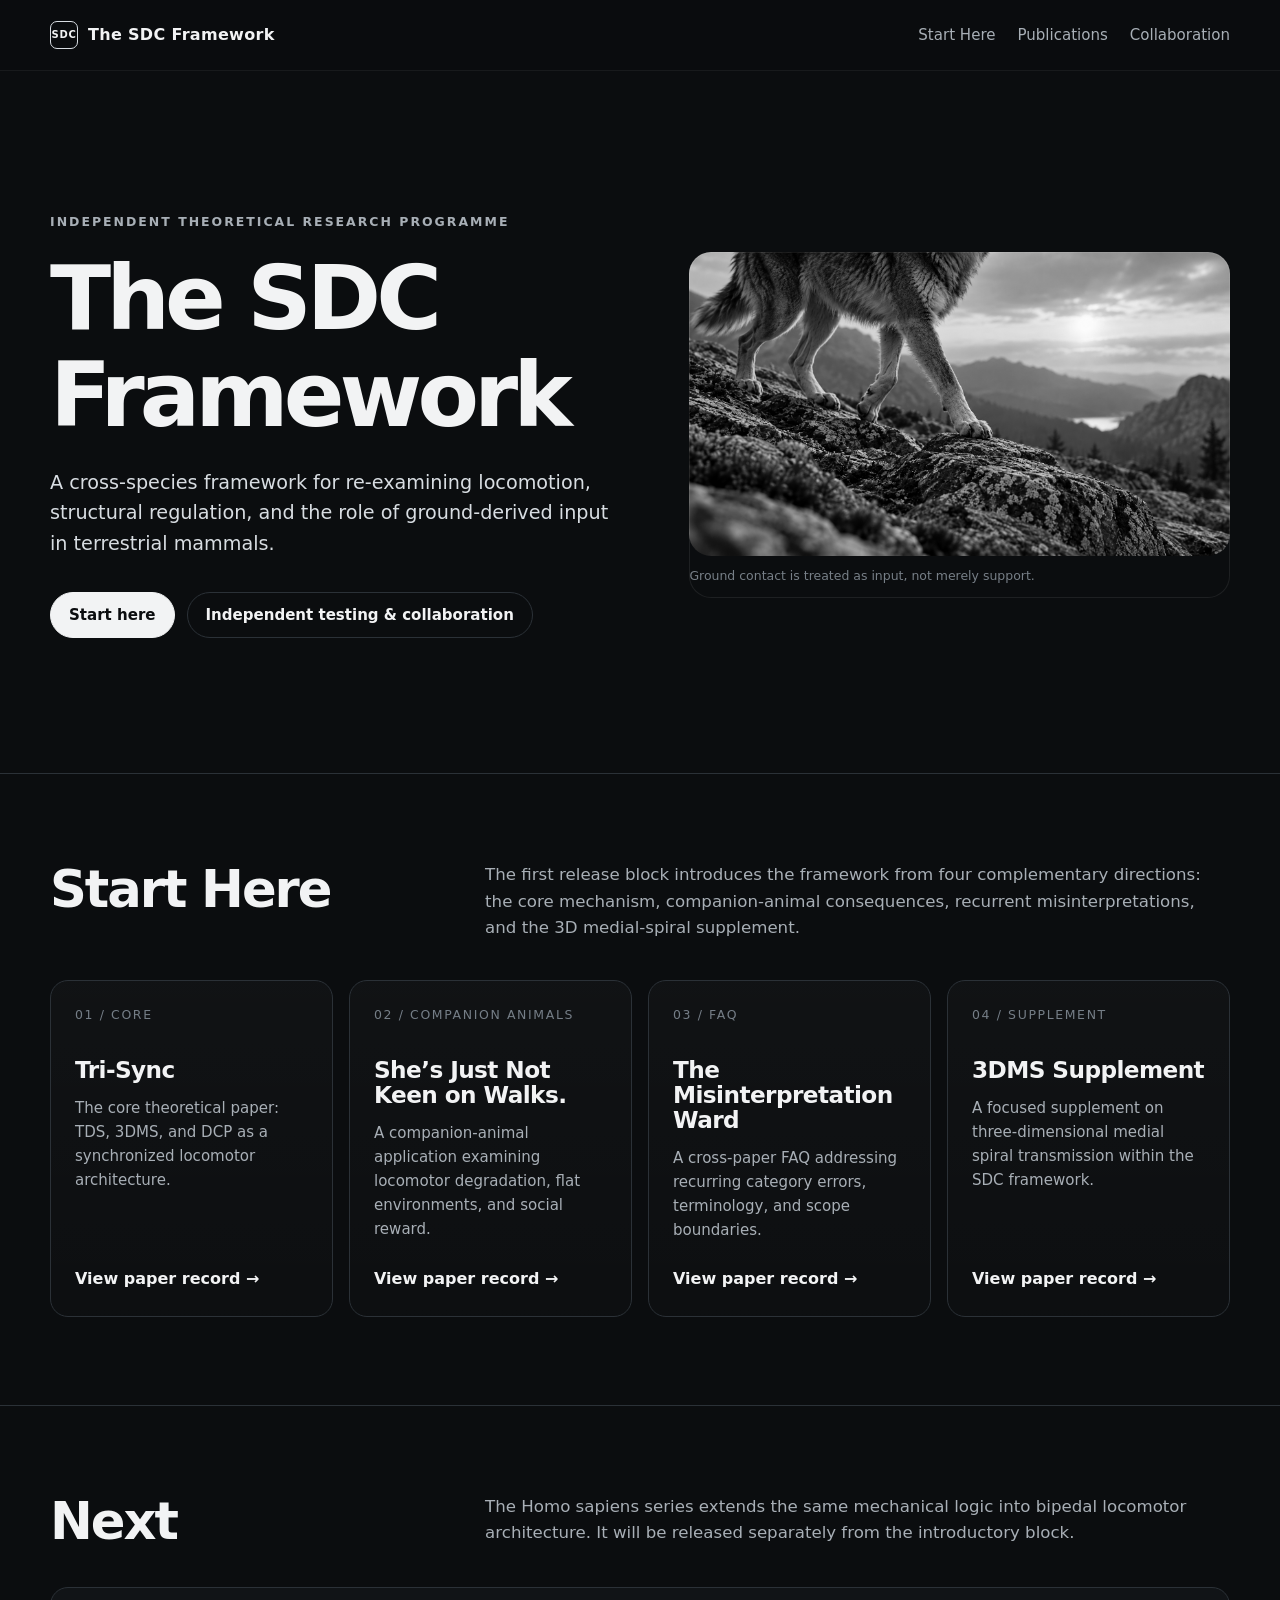
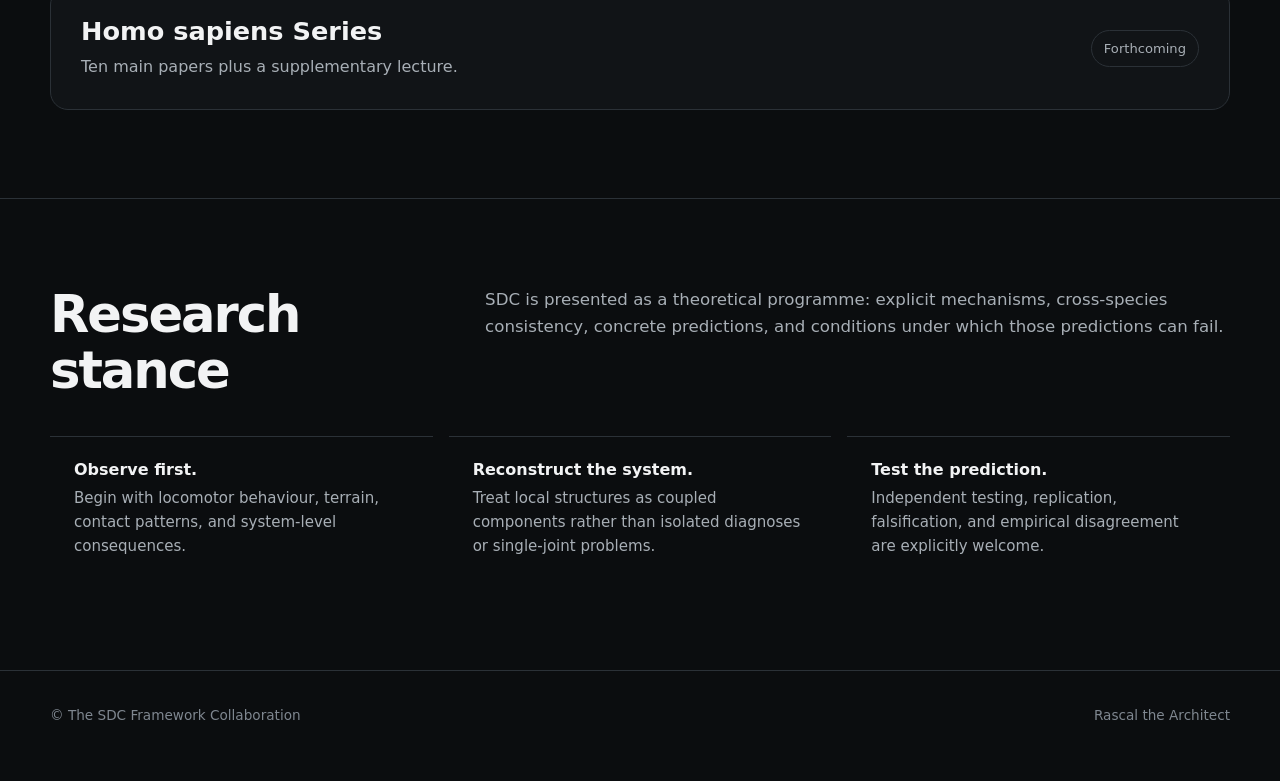
<file: index.html>
<!doctype html>
<html lang="en">
<head>
  <meta charset="utf-8">
  <meta name="viewport" content="width=device-width, initial-scale=1">
  <meta name="description" content="The SDC Framework Collaboration — an independent theoretical research programme on locomotion, structural regulation, and ground-derived input across terrestrial mammals.">
  <title>The SDC Framework Collaboration</title>
  <link rel="stylesheet" href="style.css">
</head>
<body>
  <header class="site-header">
    <div class="site-shell header-inner">
      <a class="brand" href="index.html" aria-label="SDC home"><span class="brand-mark" aria-hidden="true">SDC</span><span>The SDC Framework</span></a>
      <nav class="nav" aria-label="Primary navigation">
        <a href="#start">Start Here</a>
        <a href="#publications">Publications</a>
        <a href="collaboration.html">Collaboration</a>
      </nav>
    </div>
  </header>

  <main>
    <section class="site-shell hero">
      <div>
        <p class="eyebrow">Independent theoretical research programme</p>
        <h1>The SDC Framework</h1>
        <p class="hero-copy">A cross-species framework for re-examining locomotion, structural regulation, and the role of ground-derived input in terrestrial mammals.</p>
        <div class="actions">
          <a class="button primary" href="#start">Start here</a>
          <a class="button secondary" href="collaboration.html">Independent testing &amp; collaboration</a>
        </div>
      </div>
      <div class="hero-media">
        <img src="assets/hero-wolf.png" alt="A quadrupedal mammal moving across uneven rocky terrain in a monochrome mountain landscape.">
        <p class="hero-caption">Ground contact is treated as input, not merely support.</p>
      </div>
    </section>

    <section class="section" id="start">
      <div class="site-shell">
        <div class="section-head">
          <h2>Start Here</h2>
          <p class="section-intro">The first release block introduces the framework from four complementary directions: the core mechanism, companion-animal consequences, recurrent misinterpretations, and the 3D medial-spiral supplement.</p>
        </div>

        <div class="paper-grid" id="publications">
          <article class="paper-card">
            <div class="paper-index">01 / CORE</div>
            <h3>Tri-Sync</h3>
            <p>The core theoretical paper: TDS, 3DMS, and DCP as a synchronized locomotor architecture.</p>
            <a href="papers/tri-sync.html">View paper record →</a>
          </article>
          <article class="paper-card">
            <div class="paper-index">02 / COMPANION ANIMALS</div>
            <h3>She’s Just Not Keen on Walks.</h3>
            <p>A companion-animal application examining locomotor degradation, flat environments, and social reward.</p>
            <a href="papers/companion-animals.html">View paper record →</a>
          </article>
          <article class="paper-card">
            <div class="paper-index">03 / FAQ</div>
            <h3>The Misinterpretation Ward</h3>
            <p>A cross-paper FAQ addressing recurring category errors, terminology, and scope boundaries.</p>
            <a href="papers/misinterpretation-ward.html">View paper record →</a>
          </article>
          <article class="paper-card">
            <div class="paper-index">04 / SUPPLEMENT</div>
            <h3>3DMS Supplement</h3>
            <p>A focused supplement on three-dimensional medial spiral transmission within the SDC framework.</p>
            <a href="papers/3dms-supplement.html">View paper record →</a>
          </article>
        </div>
      </div>
    </section>

    <section class="section">
      <div class="site-shell">
        <div class="section-head">
          <h2>Next</h2>
          <p class="section-intro">The Homo sapiens series extends the same mechanical logic into bipedal locomotor architecture. It will be released separately from the introductory block.</p>
        </div>
        <div class="forthcoming">
          <div>
            <h3>Homo sapiens Series</h3>
            <p>Ten main papers plus a supplementary lecture.</p>
          </div>
          <span class="status">Forthcoming</span>
        </div>
      </div>
    </section>

    <section class="section">
      <div class="site-shell">
        <div class="section-head">
          <h2>Research stance</h2>
          <p class="section-intro">SDC is presented as a theoretical programme: explicit mechanisms, cross-species consistency, concrete predictions, and conditions under which those predictions can fail.</p>
        </div>
        <div class="principles">
          <div class="principle"><h3>Observe first.</h3><p>Begin with locomotor behaviour, terrain, contact patterns, and system-level consequences.</p></div>
          <div class="principle"><h3>Reconstruct the system.</h3><p>Treat local structures as coupled components rather than isolated diagnoses or single-joint problems.</p></div>
          <div class="principle"><h3>Test the prediction.</h3><p>Independent testing, replication, falsification, and empirical disagreement are explicitly welcome.</p></div>
        </div>
      </div>
    </section>
  </main>

  <footer class="site-footer">
    <div class="site-shell footer-inner">
      <span>© The SDC Framework Collaboration</span>
      <span>Rascal the Architect</span>
    </div>
  </footer>
</body>
</html>
</file>
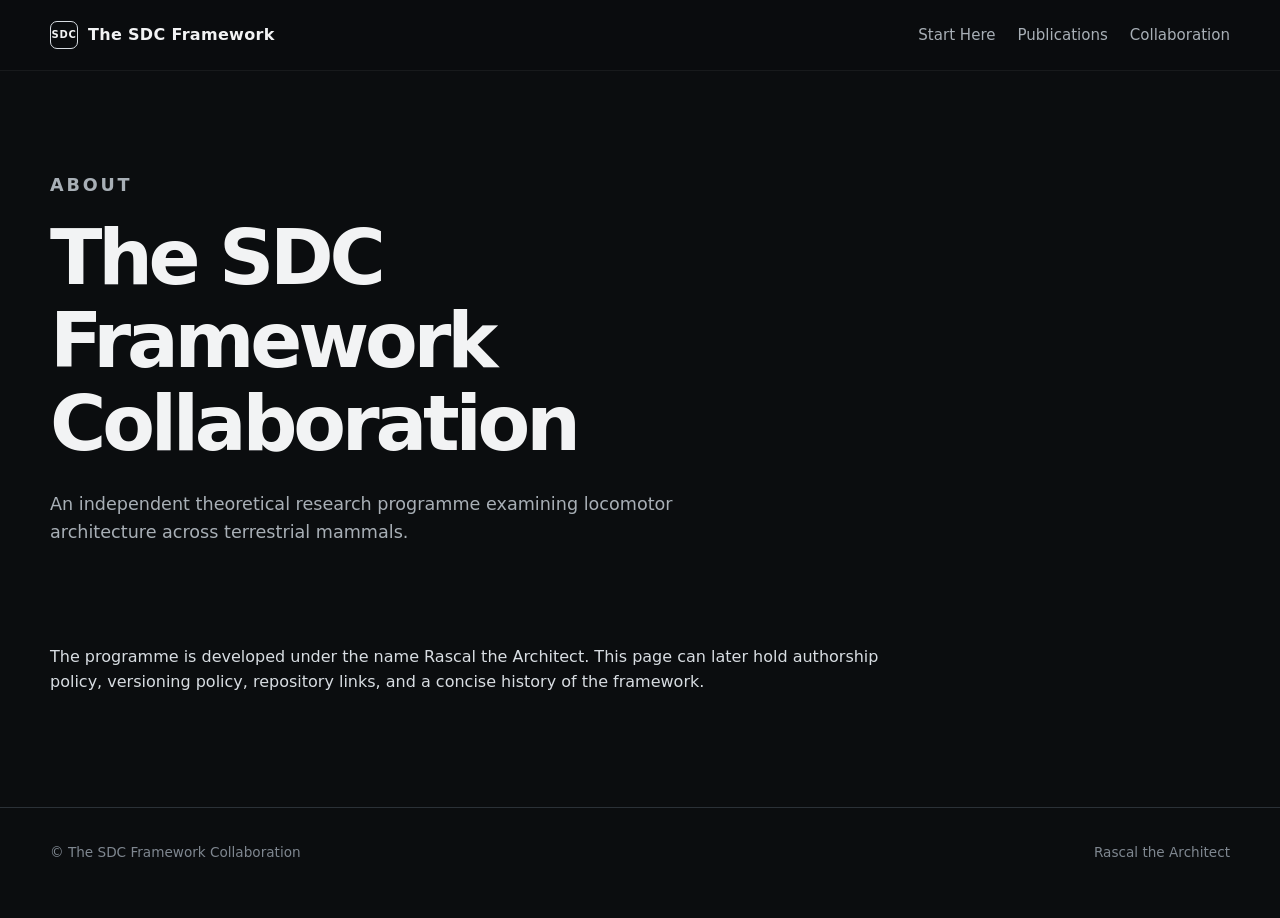
<file: about.html>
<!doctype html><html lang="en"><head><meta charset="utf-8"><meta name="viewport" content="width=device-width, initial-scale=1"><title>About — The SDC Framework</title><link rel="stylesheet" href="style.css"></head><body>
<header class="site-header"><div class="site-shell header-inner"><a class="brand" href="index.html"><span class="brand-mark">SDC</span><span>The SDC Framework</span></a><nav class="nav"><a href="index.html#start">Start Here</a><a href="index.html#publications">Publications</a><a href="collaboration.html">Collaboration</a></nav></div></header>
<main class="site-shell"><section class="page-hero"><p class="eyebrow">About</p><h1>The SDC Framework Collaboration</h1><p>An independent theoretical research programme examining locomotor architecture across terrestrial mammals.</p></section><section class="prose"><p>The programme is developed under the name Rascal the Architect. This page can later hold authorship policy, versioning policy, repository links, and a concise history of the framework.</p></section></main>
<footer class="site-footer"><div class="site-shell footer-inner"><span>© The SDC Framework Collaboration</span><span>Rascal the Architect</span></div></footer></body></html>
</file>
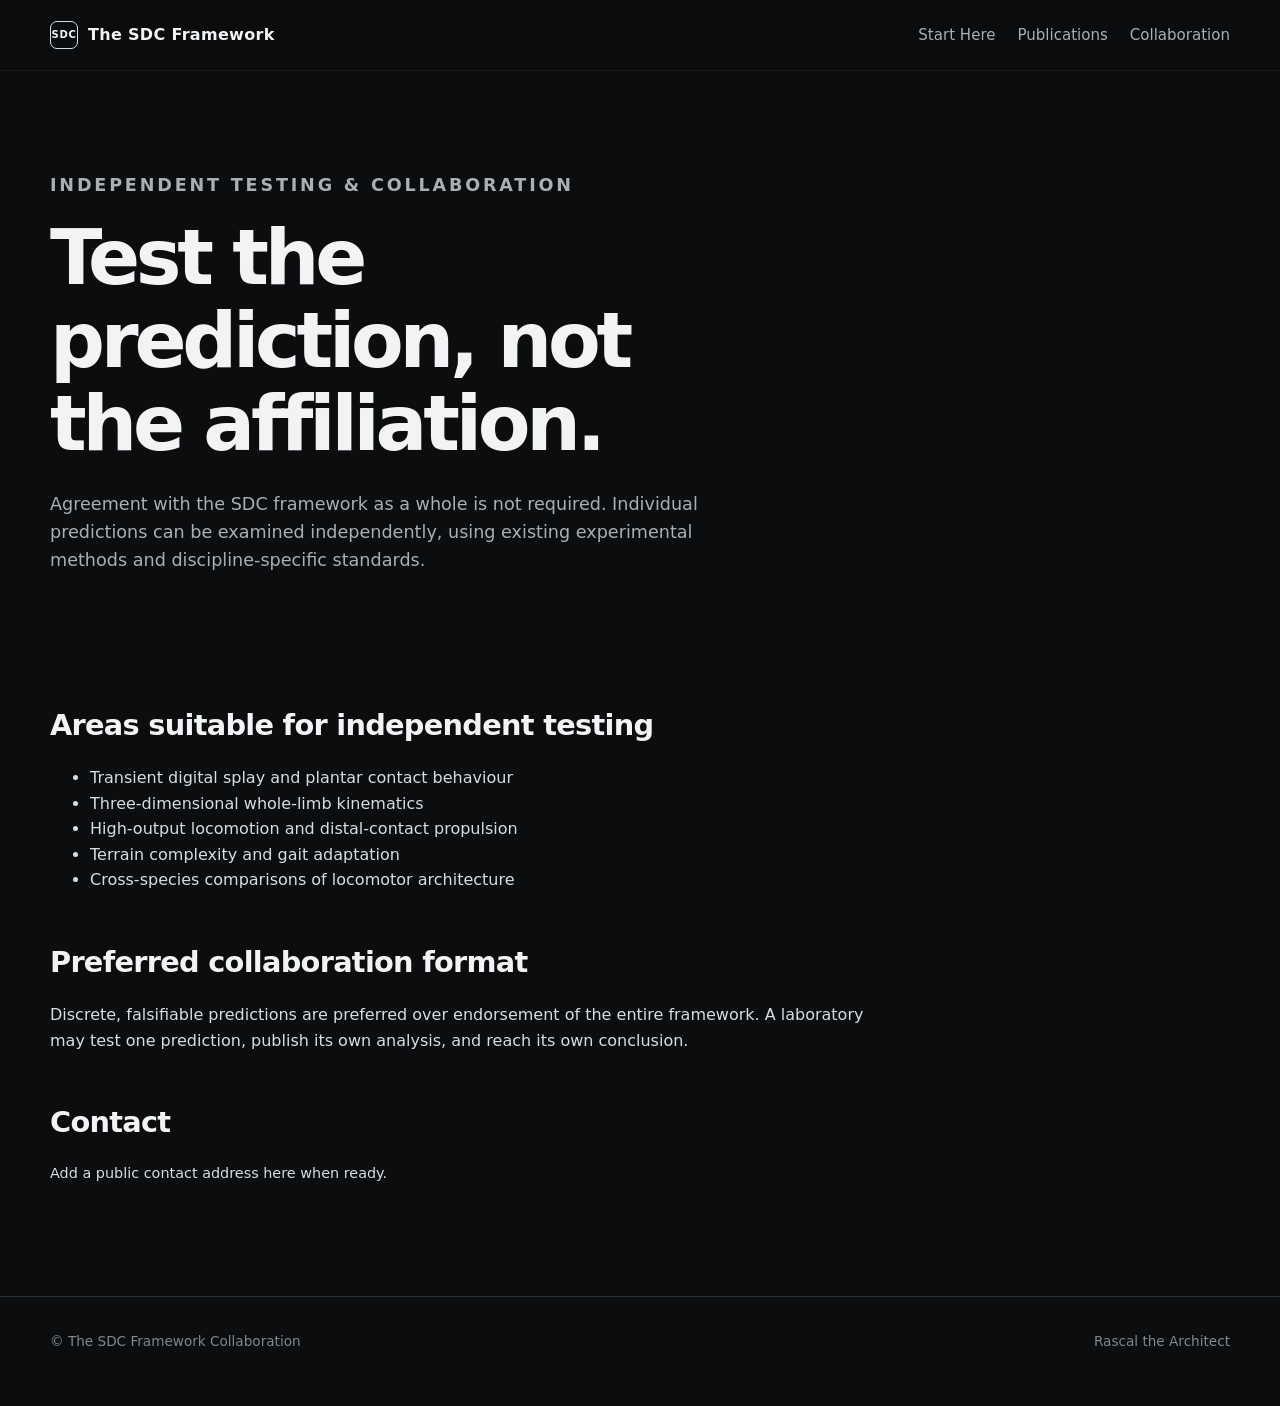
<file: collaboration.html>
<!doctype html>
<html lang="en">
<head>
  <meta charset="utf-8"><meta name="viewport" content="width=device-width, initial-scale=1">
  <title>Independent Testing & Collaboration — The SDC Framework</title>
  <link rel="stylesheet" href="style.css">
</head>
<body>
<header class="site-header"><div class="site-shell header-inner"><a class="brand" href="index.html"><span class="brand-mark">SDC</span><span>The SDC Framework</span></a><nav class="nav"><a href="index.html#start">Start Here</a><a href="index.html#publications">Publications</a><a href="collaboration.html">Collaboration</a></nav></div></header>
<main class="site-shell">
  <section class="page-hero"><p class="eyebrow">Independent testing & collaboration</p><h1>Test the prediction, not the affiliation.</h1><p>Agreement with the SDC framework as a whole is not required. Individual predictions can be examined independently, using existing experimental methods and discipline-specific standards.</p></section>
  <section class="prose">
    <h2>Areas suitable for independent testing</h2>
    <ul><li>Transient digital splay and plantar contact behaviour</li><li>Three-dimensional whole-limb kinematics</li><li>High-output locomotion and distal-contact propulsion</li><li>Terrain complexity and gait adaptation</li><li>Cross-species comparisons of locomotor architecture</li></ul>
    <h2>Preferred collaboration format</h2>
    <p>Discrete, falsifiable predictions are preferred over endorsement of the entire framework. A laboratory may test one prediction, publish its own analysis, and reach its own conclusion.</p>
    <h2>Contact</h2>
    <p class="note">Add a public contact address here when ready.</p>
  </section>
</main>
<footer class="site-footer"><div class="site-shell footer-inner"><span>© The SDC Framework Collaboration</span><span>Rascal the Architect</span></div></footer>
</body></html>
</file>
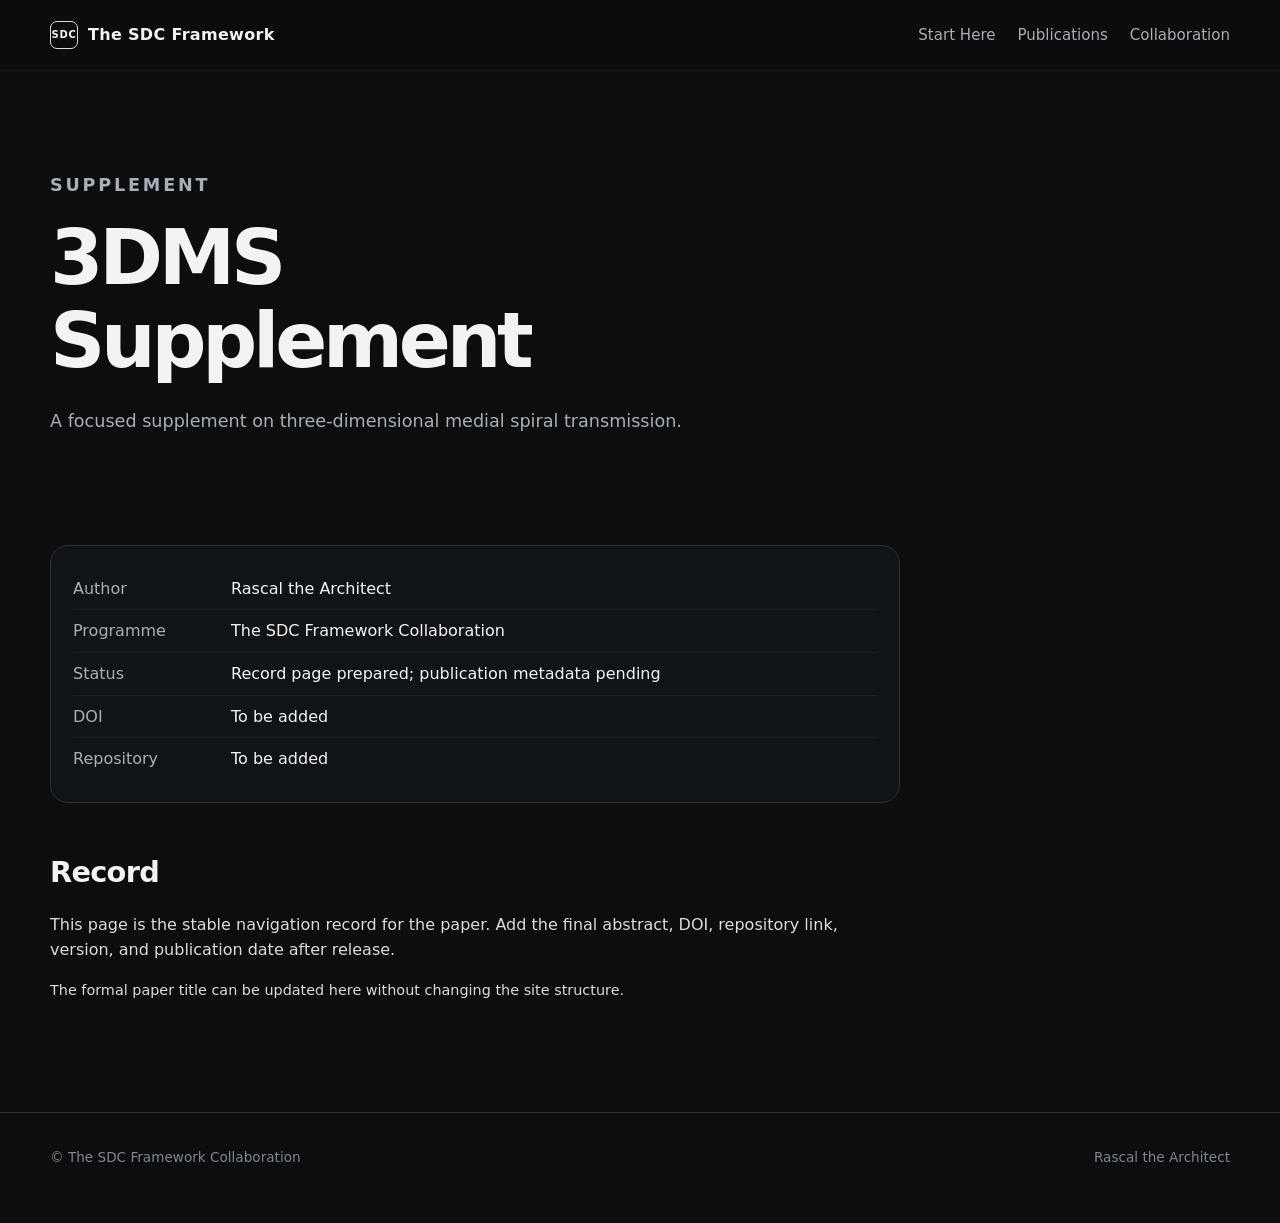
<file: papers/3dms-supplement.html>
<!doctype html><html lang="en"><head><meta charset="utf-8"><meta name="viewport" content="width=device-width, initial-scale=1"><title>3DMS Supplement — The SDC Framework</title><link rel="stylesheet" href="../style.css"></head><body>
<header class="site-header"><div class="site-shell header-inner"><a class="brand" href="../index.html"><span class="brand-mark">SDC</span><span>The SDC Framework</span></a><nav class="nav"><a href="../index.html#start">Start Here</a><a href="../index.html#publications">Publications</a><a href="../collaboration.html">Collaboration</a></nav></div></header>
<main class="site-shell"><section class="page-hero"><p class="eyebrow">Supplement</p><h1>3DMS Supplement</h1><p>A focused supplement on three-dimensional medial spiral transmission.</p></section><section class="prose">
<div class="meta-box"><div class="meta-row"><span class="meta-label">Author</span><span>Rascal the Architect</span></div><div class="meta-row"><span class="meta-label">Programme</span><span>The SDC Framework Collaboration</span></div><div class="meta-row"><span class="meta-label">Status</span><span>Record page prepared; publication metadata pending</span></div><div class="meta-row"><span class="meta-label">DOI</span><span>To be added</span></div><div class="meta-row"><span class="meta-label">Repository</span><span>To be added</span></div></div>
<h2>Record</h2><p>This page is the stable navigation record for the paper. Add the final abstract, DOI, repository link, version, and publication date after release.</p>
<p class="note">The formal paper title can be updated here without changing the site structure.</p>
</section></main><footer class="site-footer"><div class="site-shell footer-inner"><span>© The SDC Framework Collaboration</span><span>Rascal the Architect</span></div></footer></body></html>
</file>
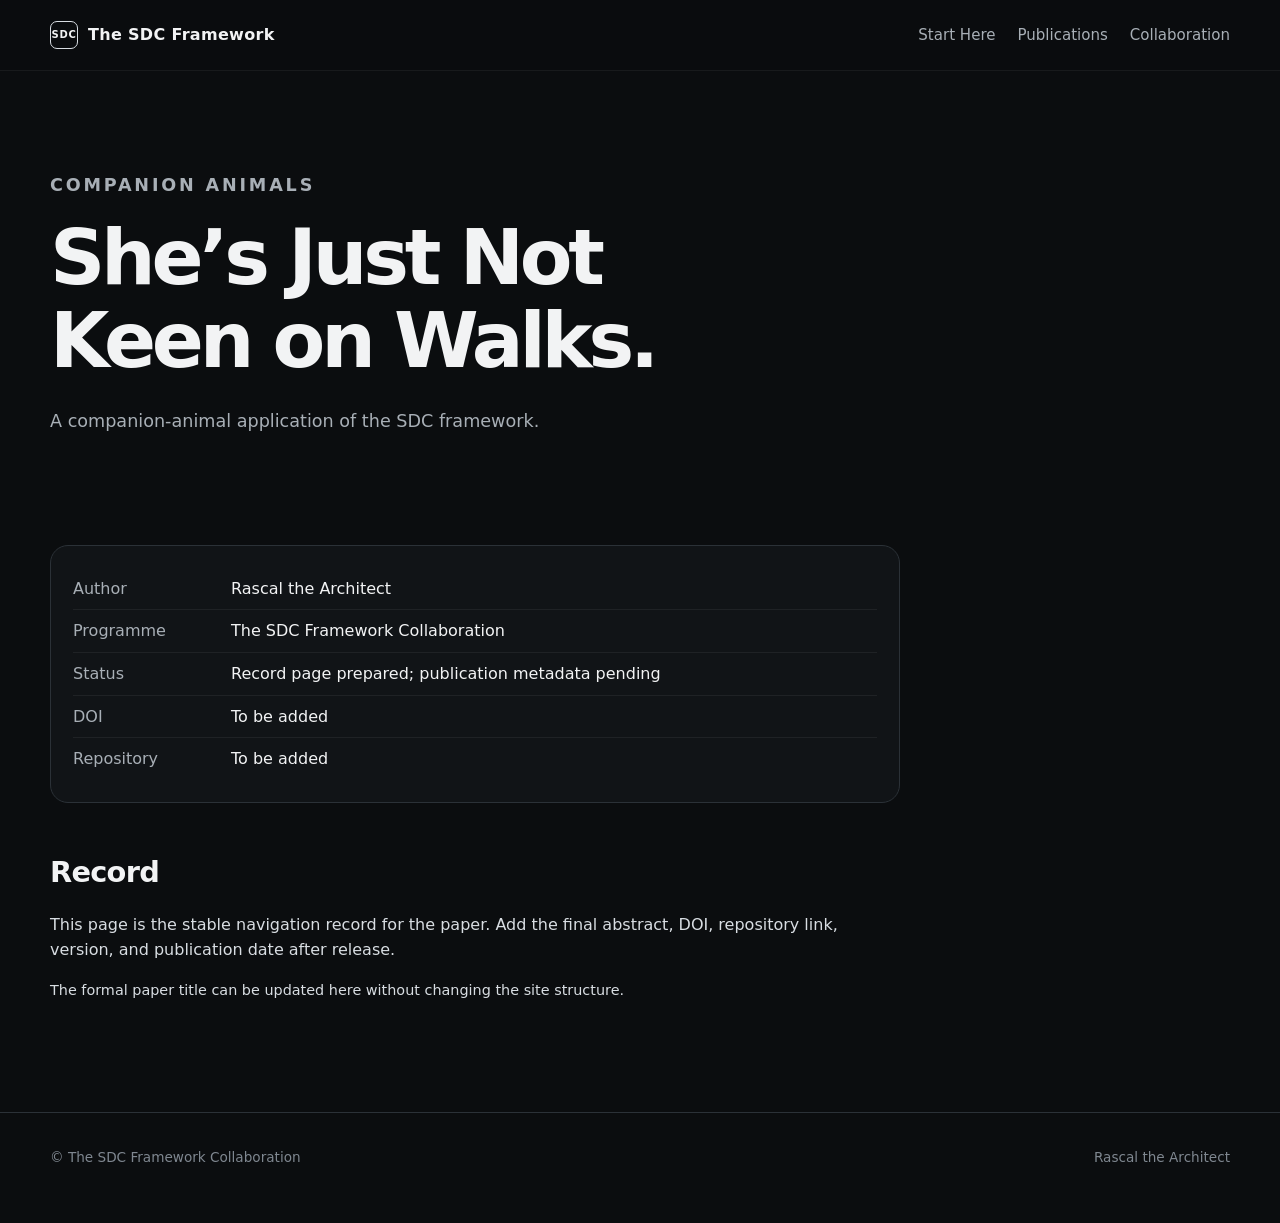
<file: papers/companion-animals.html>
<!doctype html><html lang="en"><head><meta charset="utf-8"><meta name="viewport" content="width=device-width, initial-scale=1"><title>She’s Just Not Keen on Walks. — The SDC Framework</title><link rel="stylesheet" href="../style.css"></head><body>
<header class="site-header"><div class="site-shell header-inner"><a class="brand" href="../index.html"><span class="brand-mark">SDC</span><span>The SDC Framework</span></a><nav class="nav"><a href="../index.html#start">Start Here</a><a href="../index.html#publications">Publications</a><a href="../collaboration.html">Collaboration</a></nav></div></header>
<main class="site-shell"><section class="page-hero"><p class="eyebrow">Companion animals</p><h1>She’s Just Not Keen on Walks.</h1><p>A companion-animal application of the SDC framework.</p></section><section class="prose">
<div class="meta-box"><div class="meta-row"><span class="meta-label">Author</span><span>Rascal the Architect</span></div><div class="meta-row"><span class="meta-label">Programme</span><span>The SDC Framework Collaboration</span></div><div class="meta-row"><span class="meta-label">Status</span><span>Record page prepared; publication metadata pending</span></div><div class="meta-row"><span class="meta-label">DOI</span><span>To be added</span></div><div class="meta-row"><span class="meta-label">Repository</span><span>To be added</span></div></div>
<h2>Record</h2><p>This page is the stable navigation record for the paper. Add the final abstract, DOI, repository link, version, and publication date after release.</p>
<p class="note">The formal paper title can be updated here without changing the site structure.</p>
</section></main><footer class="site-footer"><div class="site-shell footer-inner"><span>© The SDC Framework Collaboration</span><span>Rascal the Architect</span></div></footer></body></html>
</file>
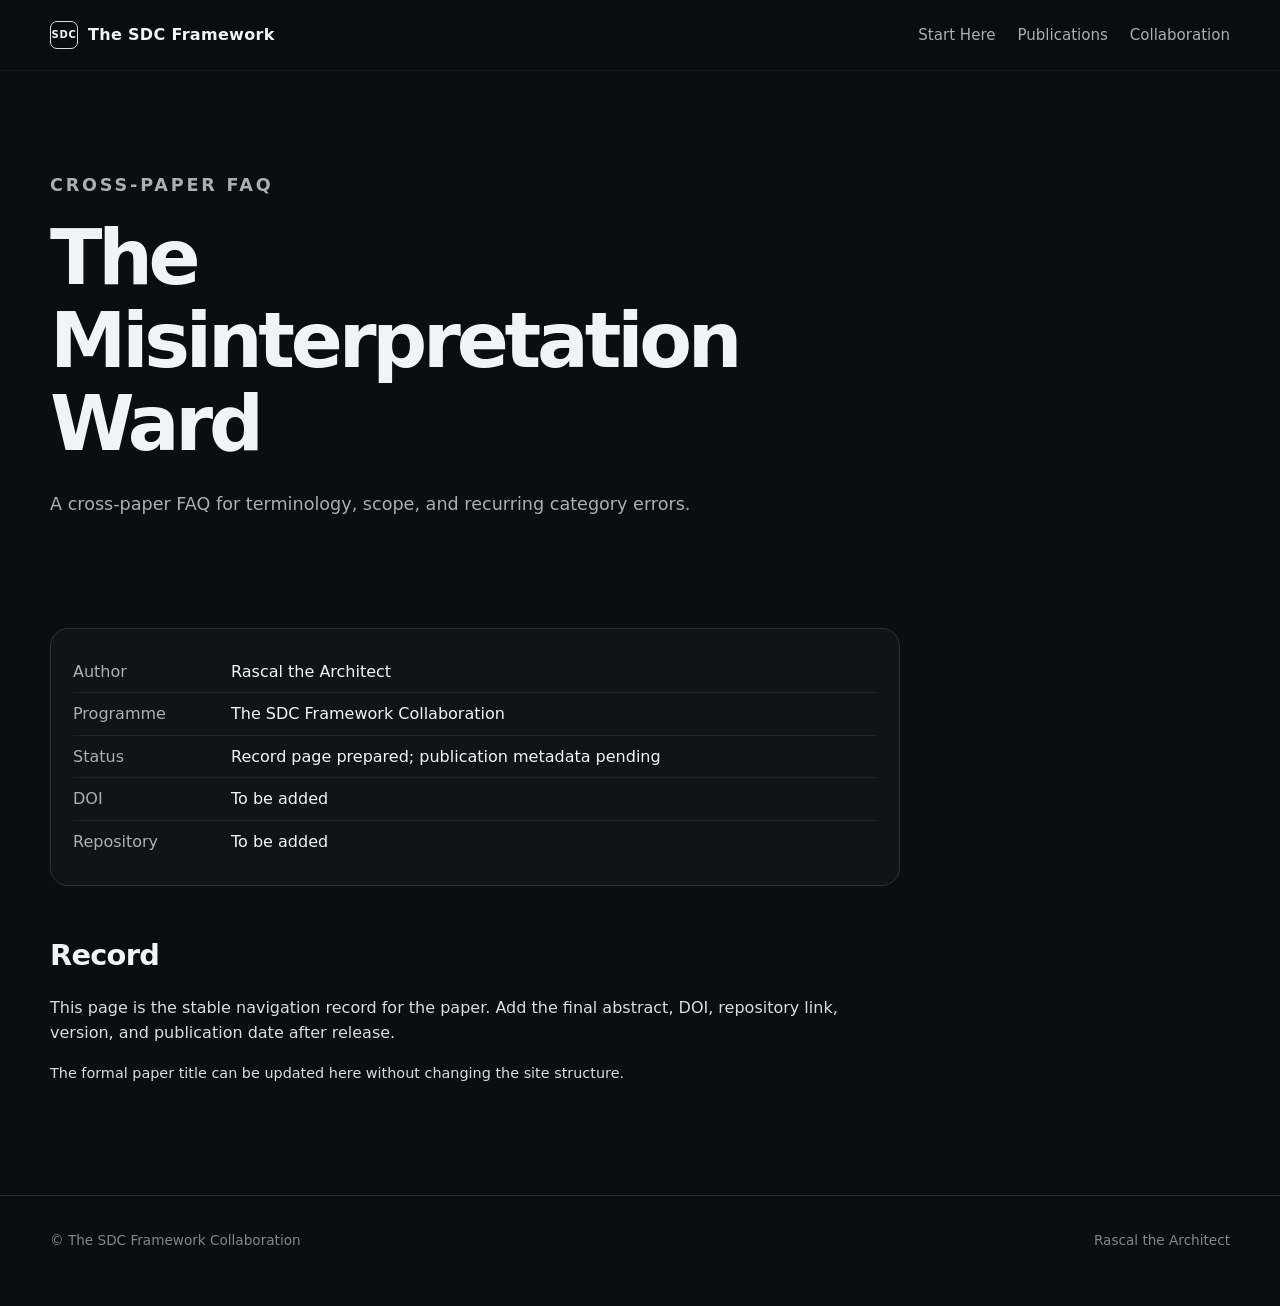
<file: papers/misinterpretation-ward.html>
<!doctype html><html lang="en"><head><meta charset="utf-8"><meta name="viewport" content="width=device-width, initial-scale=1"><title>The Misinterpretation Ward — The SDC Framework</title><link rel="stylesheet" href="../style.css"></head><body>
<header class="site-header"><div class="site-shell header-inner"><a class="brand" href="../index.html"><span class="brand-mark">SDC</span><span>The SDC Framework</span></a><nav class="nav"><a href="../index.html#start">Start Here</a><a href="../index.html#publications">Publications</a><a href="../collaboration.html">Collaboration</a></nav></div></header>
<main class="site-shell"><section class="page-hero"><p class="eyebrow">Cross-paper FAQ</p><h1>The Misinterpretation Ward</h1><p>A cross-paper FAQ for terminology, scope, and recurring category errors.</p></section><section class="prose">
<div class="meta-box"><div class="meta-row"><span class="meta-label">Author</span><span>Rascal the Architect</span></div><div class="meta-row"><span class="meta-label">Programme</span><span>The SDC Framework Collaboration</span></div><div class="meta-row"><span class="meta-label">Status</span><span>Record page prepared; publication metadata pending</span></div><div class="meta-row"><span class="meta-label">DOI</span><span>To be added</span></div><div class="meta-row"><span class="meta-label">Repository</span><span>To be added</span></div></div>
<h2>Record</h2><p>This page is the stable navigation record for the paper. Add the final abstract, DOI, repository link, version, and publication date after release.</p>
<p class="note">The formal paper title can be updated here without changing the site structure.</p>
</section></main><footer class="site-footer"><div class="site-shell footer-inner"><span>© The SDC Framework Collaboration</span><span>Rascal the Architect</span></div></footer></body></html>
</file>
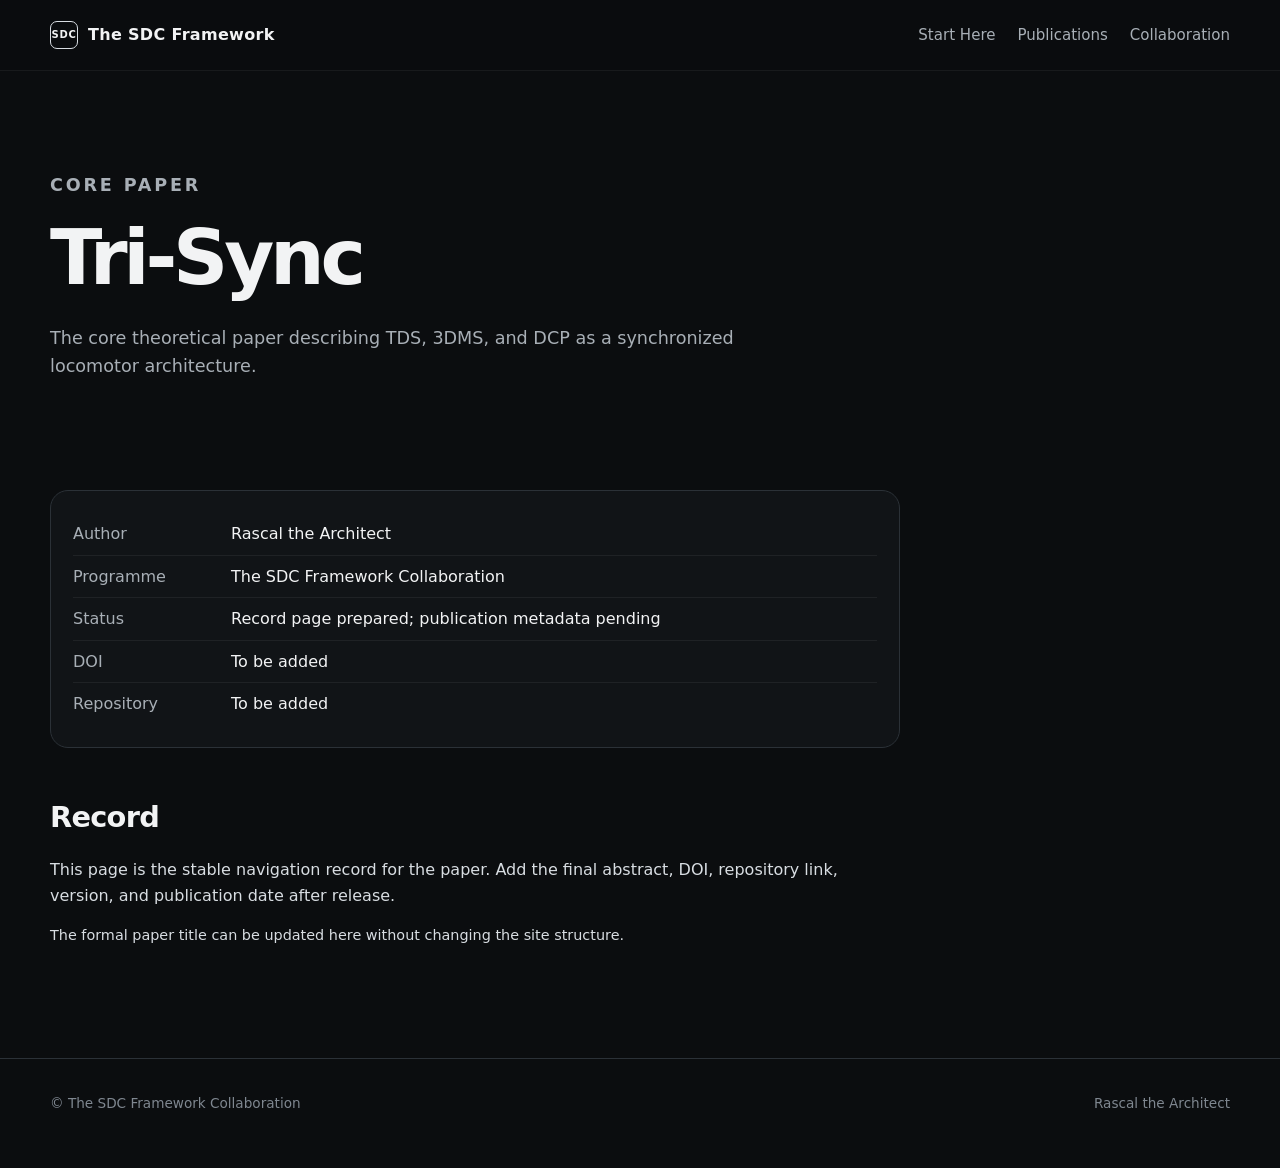
<file: papers/tri-sync.html>
<!doctype html><html lang="en"><head><meta charset="utf-8"><meta name="viewport" content="width=device-width, initial-scale=1"><title>Tri-Sync — The SDC Framework</title><link rel="stylesheet" href="../style.css"></head><body>
<header class="site-header"><div class="site-shell header-inner"><a class="brand" href="../index.html"><span class="brand-mark">SDC</span><span>The SDC Framework</span></a><nav class="nav"><a href="../index.html#start">Start Here</a><a href="../index.html#publications">Publications</a><a href="../collaboration.html">Collaboration</a></nav></div></header>
<main class="site-shell"><section class="page-hero"><p class="eyebrow">Core paper</p><h1>Tri-Sync</h1><p>The core theoretical paper describing TDS, 3DMS, and DCP as a synchronized locomotor architecture.</p></section><section class="prose">
<div class="meta-box"><div class="meta-row"><span class="meta-label">Author</span><span>Rascal the Architect</span></div><div class="meta-row"><span class="meta-label">Programme</span><span>The SDC Framework Collaboration</span></div><div class="meta-row"><span class="meta-label">Status</span><span>Record page prepared; publication metadata pending</span></div><div class="meta-row"><span class="meta-label">DOI</span><span>To be added</span></div><div class="meta-row"><span class="meta-label">Repository</span><span>To be added</span></div></div>
<h2>Record</h2><p>This page is the stable navigation record for the paper. Add the final abstract, DOI, repository link, version, and publication date after release.</p>
<p class="note">The formal paper title can be updated here without changing the site structure.</p>
</section></main><footer class="site-footer"><div class="site-shell footer-inner"><span>© The SDC Framework Collaboration</span><span>Rascal the Architect</span></div></footer></body></html>
</file>
<file: style.css>
:root {
  --bg: #0b0d0f;
  --panel: #111417;
  --panel-2: #171b1f;
  --text: #f2f3f4;
  --muted: #a8afb6;
  --line: #2b3137;
  --soft: #d8dde2;
  --max: 1180px;
  --radius: 18px;
}

* { box-sizing: border-box; }
html { scroll-behavior: smooth; }
body {
  margin: 0;
  background: var(--bg);
  color: var(--text);
  font-family: Inter, ui-sans-serif, system-ui, -apple-system, BlinkMacSystemFont, "Segoe UI", sans-serif;
  line-height: 1.6;
}
a { color: inherit; }
img { max-width: 100%; display: block; }

.site-shell { width: min(calc(100% - 36px), var(--max)); margin: 0 auto; }

.site-header {
  position: sticky;
  top: 0;
  z-index: 20;
  background: rgba(11, 13, 15, .88);
  backdrop-filter: blur(14px);
  border-bottom: 1px solid rgba(255,255,255,.06);
}
.header-inner {
  min-height: 70px;
  display: flex;
  align-items: center;
  justify-content: space-between;
  gap: 24px;
}
.brand {
  display: inline-flex;
  align-items: center;
  gap: 10px;
  text-decoration: none;
  font-weight: 700;
  letter-spacing: .02em;
}
.brand-mark {
  width: 28px;
  height: 28px;
  border: 1px solid var(--soft);
  border-radius: 7px;
  display: grid;
  place-items: center;
  font-size: 10px;
  letter-spacing: .08em;
}
.nav { display: flex; gap: 22px; align-items: center; }
.nav a { color: var(--muted); text-decoration: none; font-size: .94rem; }
.nav a:hover, .nav a:focus { color: var(--text); }

.hero {
  display: grid;
  grid-template-columns: 1.02fr .98fr;
  gap: clamp(34px, 6vw, 88px);
  align-items: center;
  min-height: 78vh;
  padding: 70px 0 64px;
}
.eyebrow {
  color: var(--muted);
  text-transform: uppercase;
  letter-spacing: .16em;
  font-size: .78rem;
  font-weight: 700;
  margin: 0 0 18px;
}
h1, h2, h3 { line-height: 1.08; margin-top: 0; }
h1 {
  font-size: clamp(3rem, 7vw, 6.4rem);
  letter-spacing: -.055em;
  margin-bottom: 24px;
  max-width: 8.8ch;
}
.hero-copy { color: var(--soft); font-size: clamp(1.03rem, 1.5vw, 1.2rem); max-width: 42rem; }
.actions { display: flex; flex-wrap: wrap; gap: 12px; margin-top: 32px; }
.button {
  display: inline-flex;
  align-items: center;
  justify-content: center;
  min-height: 46px;
  padding: 0 18px;
  border-radius: 999px;
  border: 1px solid var(--line);
  text-decoration: none;
  font-weight: 650;
  font-size: .94rem;
}
.button.primary { background: var(--text); color: #0b0d0f; border-color: var(--text); }
.button.secondary:hover { border-color: #646d76; }
.hero-media { position: relative; }
.hero-media::after {
  content: "";
  position: absolute;
  inset: 0;
  border-radius: 22px;
  box-shadow: inset 0 0 0 1px rgba(255,255,255,.08);
  pointer-events: none;
}
.hero-media img {
  width: 100%;
  aspect-ratio: 16 / 9;
  object-fit: cover;
  border-radius: 22px;
  filter: grayscale(1) contrast(1.04);
}
.hero-caption { margin-top: 10px; color: #777f87; font-size: .78rem; }

.section { padding: 88px 0; border-top: 1px solid var(--line); }
.section-head { display: grid; grid-template-columns: .7fr 1.3fr; gap: 34px; margin-bottom: 38px; }
.section h2 { font-size: clamp(2rem, 4vw, 3.9rem); letter-spacing: -.04em; margin-bottom: 0; }
.section-intro { color: var(--muted); max-width: 48rem; margin: 0; font-size: 1.04rem; }

.paper-grid { display: grid; grid-template-columns: repeat(4, 1fr); gap: 16px; }
.paper-card {
  min-height: 315px;
  padding: 24px;
  border: 1px solid var(--line);
  border-radius: var(--radius);
  background: linear-gradient(180deg, rgba(255,255,255,.025), rgba(255,255,255,.008));
  display: flex;
  flex-direction: column;
}
.paper-index { color: #757e87; font-size: .78rem; letter-spacing: .13em; margin-bottom: 32px; }
.paper-card h3 { font-size: 1.45rem; letter-spacing: -.025em; margin-bottom: 14px; }
.paper-card p { color: var(--muted); font-size: .94rem; margin: 0 0 24px; }
.paper-card a { margin-top: auto; text-decoration: none; font-weight: 650; }
.paper-card a:hover { text-decoration: underline; }

.forthcoming {
  padding: 30px;
  border-radius: var(--radius);
  border: 1px solid var(--line);
  background: var(--panel);
  display: grid;
  grid-template-columns: 1fr auto;
  gap: 24px;
  align-items: center;
}
.forthcoming h3 { margin: 0 0 8px; font-size: 1.6rem; }
.forthcoming p { margin: 0; color: var(--muted); }
.status { border: 1px solid var(--line); border-radius: 999px; padding: 7px 12px; color: var(--muted); font-size: .82rem; white-space: nowrap; }

.principles { display: grid; grid-template-columns: repeat(3,1fr); gap: 16px; }
.principle { padding: 24px; border-top: 1px solid var(--line); }
.principle h3 { font-size: 1rem; margin-bottom: 8px; }
.principle p { color: var(--muted); margin: 0; font-size: .94rem; }

.site-footer { border-top: 1px solid var(--line); padding: 34px 0 54px; color: #7f8790; font-size: .85rem; }
.footer-inner { display: flex; justify-content: space-between; gap: 24px; }

.page-hero { padding: 100px 0 64px; max-width: 860px; }
.page-hero h1 { max-width: 13ch; font-size: clamp(2.8rem, 6vw, 5.4rem); }
.page-hero p { color: var(--muted); font-size: 1.1rem; max-width: 44rem; }
.prose { max-width: 850px; padding-bottom: 96px; }
.prose h2 { margin-top: 54px; font-size: 1.8rem; letter-spacing: -.025em; }
.prose p, .prose li { color: var(--soft); }
.meta-box { border: 1px solid var(--line); background: var(--panel); border-radius: var(--radius); padding: 22px; margin: 28px 0; }
.meta-row { display: grid; grid-template-columns: 140px 1fr; gap: 18px; padding: 8px 0; border-bottom: 1px solid rgba(255,255,255,.06); }
.meta-row:last-child { border-bottom: 0; }
.meta-label { color: var(--muted); }
.note { color: var(--muted); font-size: .9rem; }

@media (max-width: 980px) {
  .hero { grid-template-columns: 1fr; min-height: auto; padding-top: 56px; }
  .hero-media { order: 2; }
  h1 { max-width: 11ch; }
  .paper-grid { grid-template-columns: repeat(2, 1fr); }
  .section-head { grid-template-columns: 1fr; }
  .principles { grid-template-columns: 1fr; }
}

@media (max-width: 680px) {
  .site-shell { width: min(calc(100% - 24px), var(--max)); }
  .header-inner { min-height: 62px; }
  .nav { gap: 12px; }
  .nav a:nth-child(2) { display: none; }
  .brand-mark { width: 26px; height: 26px; }
  .hero { padding: 38px 0 48px; gap: 28px; }
  h1 { font-size: clamp(2.65rem, 16vw, 4.5rem); }
  .hero-copy { font-size: 1rem; }
  .hero-media img { border-radius: 15px; }
  .section { padding: 62px 0; }
  .paper-grid { grid-template-columns: 1fr; }
  .paper-card { min-height: 0; }
  .forthcoming { grid-template-columns: 1fr; }
  .status { justify-self: start; }
  .footer-inner { flex-direction: column; }
  .meta-row { grid-template-columns: 1fr; gap: 3px; }
}
</file>
